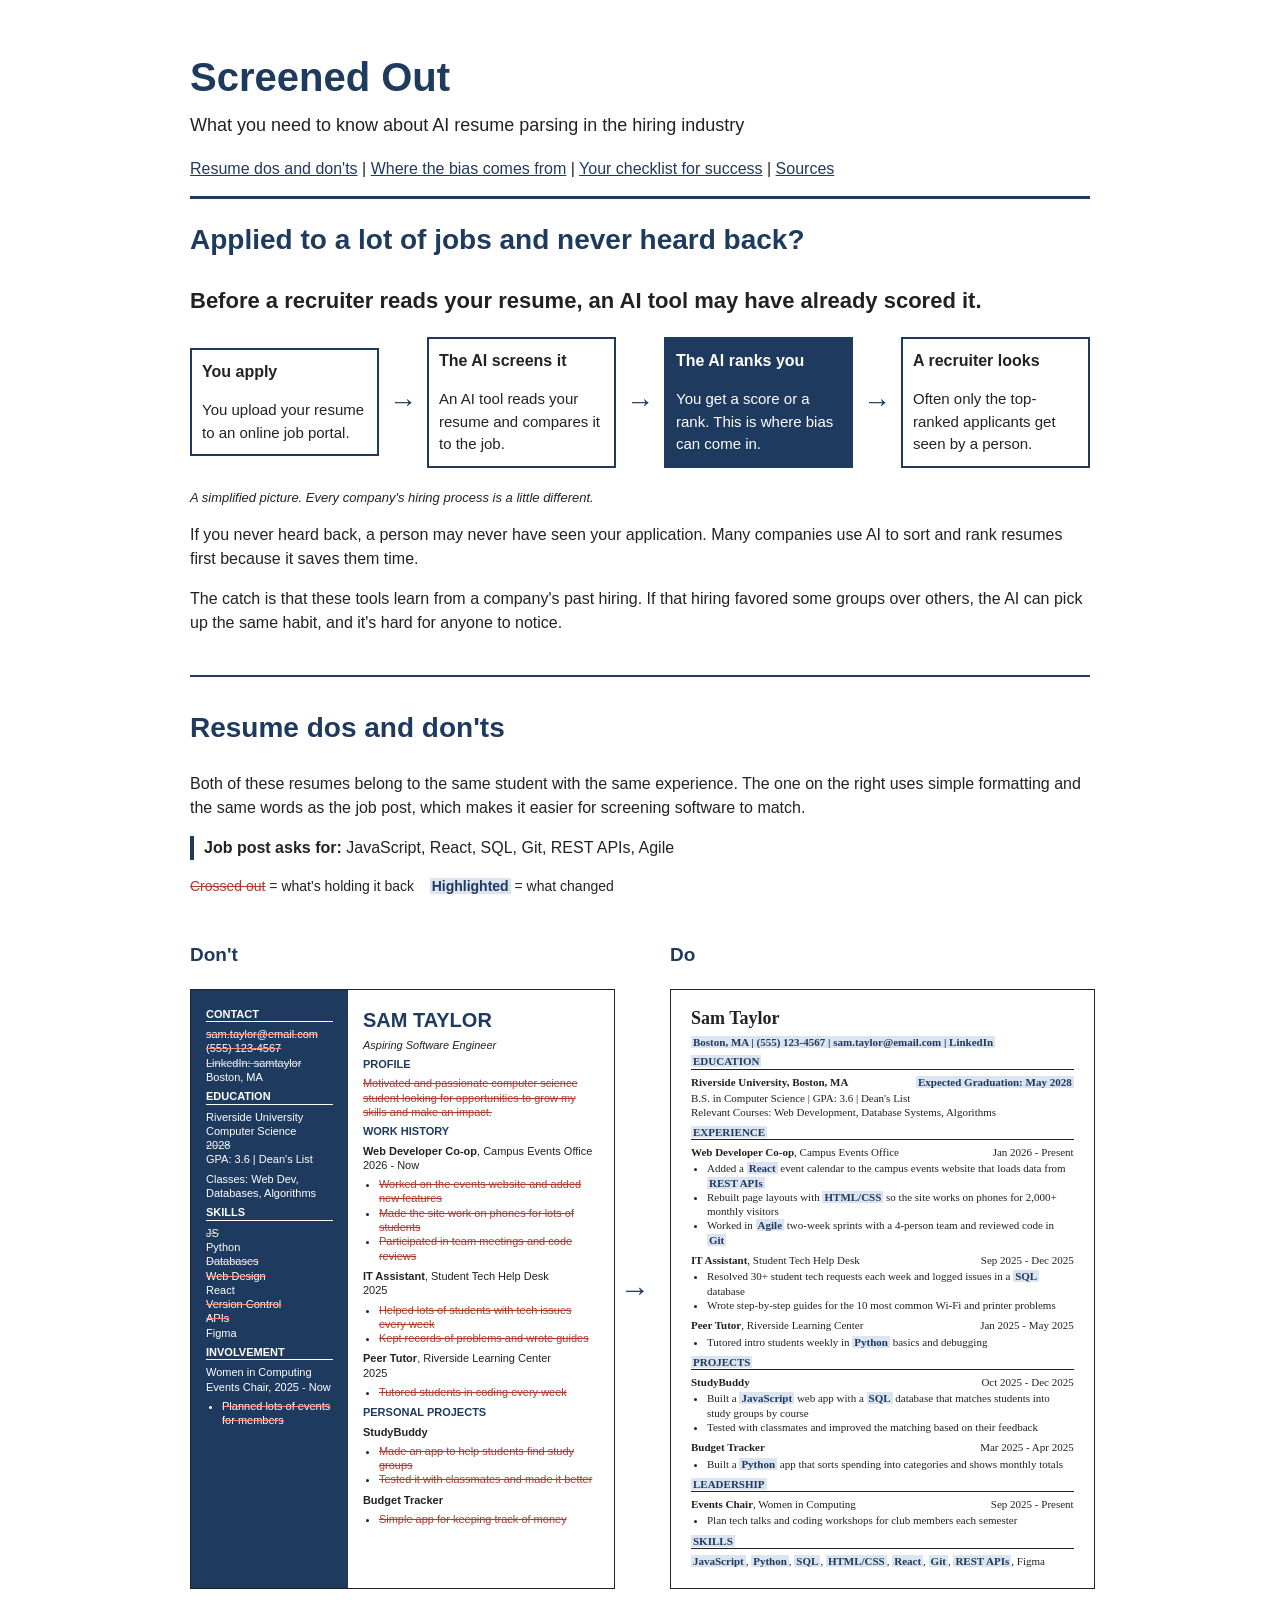
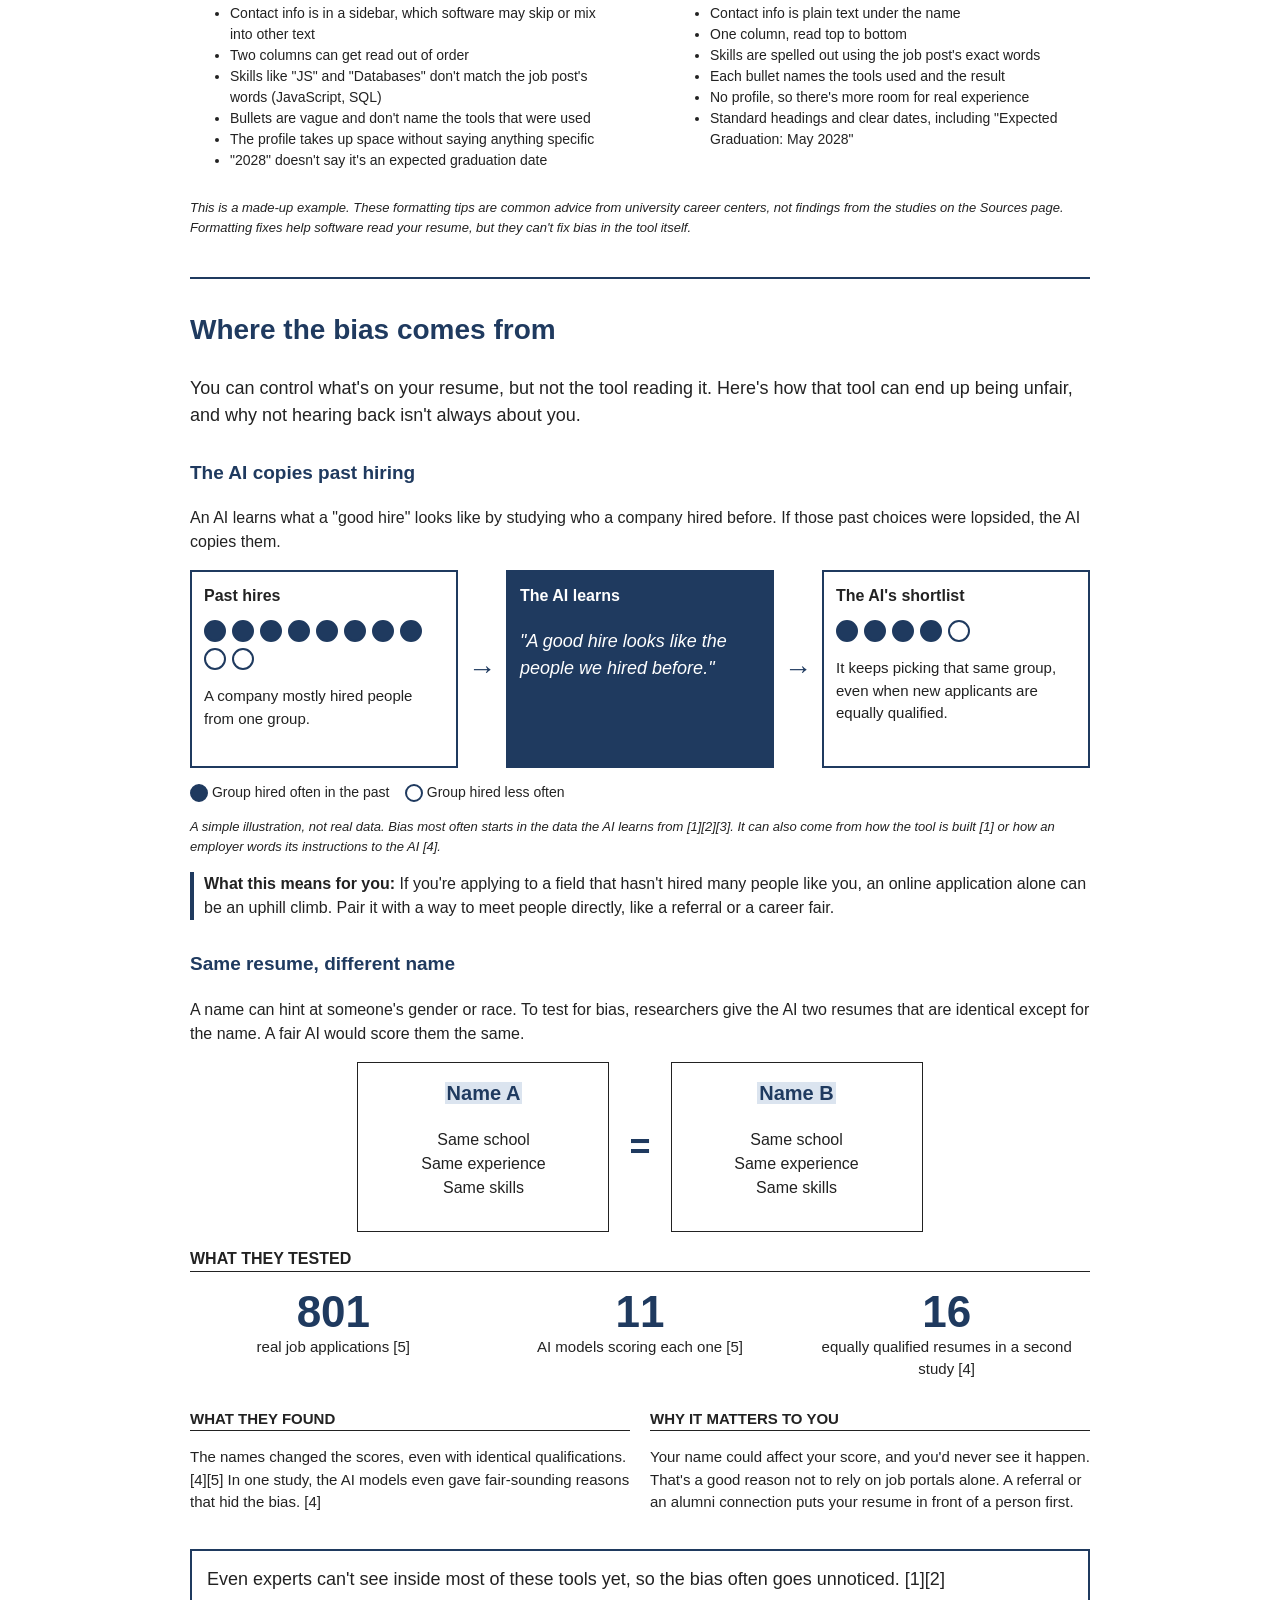
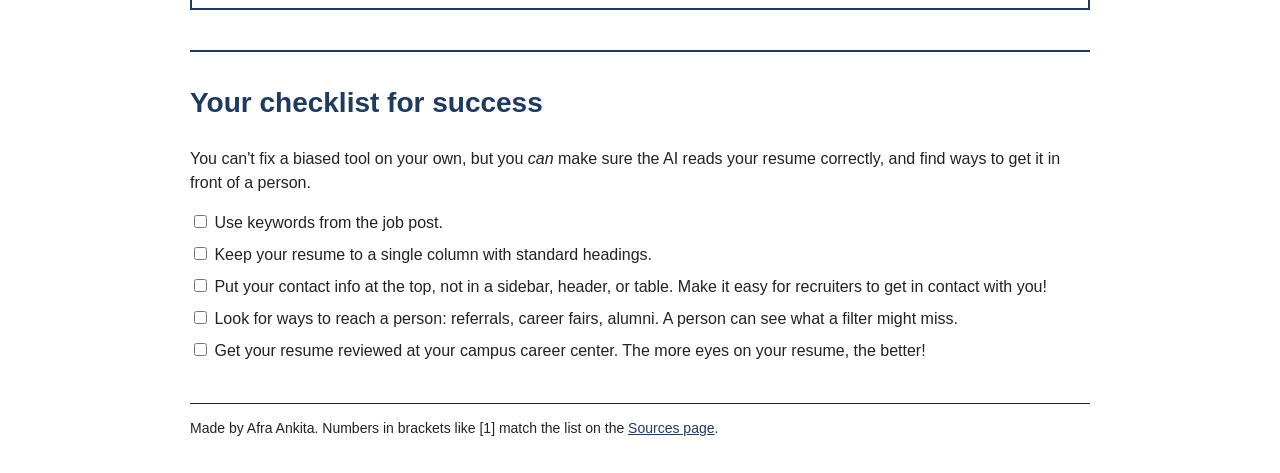
<file: index.html>
<!DOCTYPE html>
<html lang="en">
<head>
  <meta charset="UTF-8">
  <meta name="viewport" content="width=device-width, initial-scale=1.0">
  <title>Screened Out</title>
  <link rel="stylesheet" href="styles.css">
</head>
<body>

  <header>
    <h1>Screened Out</h1>
    <p class="subtitle">What you need to know about AI resume parsing in the hiring industry</p>
    <nav>
      <a href="#resumes">Resume dos and don'ts</a> |
      <a href="#bias">Where the bias comes from</a> |
      <a href="#checklist">Your checklist for success</a> |
      <a href="sources.html">Sources</a>
    </nav>
  </header>

  <main>

    <section id="how">
      <h2>Applied to a lot of jobs and never heard back?</h2>
      <p class="hook">Before a recruiter reads your resume, an AI tool may have already scored it.</p>

      <div class="flow">
        <div class="step">
          <strong>You apply</strong>
          <p>You upload your resume to an online job portal.</p>
        </div>
        <div class="arrow">&rarr;</div>
        <div class="step">
          <strong>The AI screens it</strong>
          <p>An AI tool reads your resume and compares it to the job.</p>
        </div>
        <div class="arrow">&rarr;</div>
        <div class="step highlight">
          <strong>The AI ranks you</strong>
          <p>You get a score or a rank. This is where bias can come in.</p>
        </div>
        <div class="arrow">&rarr;</div>
        <div class="step">
          <strong>A recruiter looks</strong>
          <p>Often only the top-ranked applicants get seen by a person.</p>
        </div>
      </div>
      <p class="small">A simplified picture. Every company's hiring process is a little different.</p>

      <p>If you never heard back, a person may never have seen your application. Many companies use AI to sort and rank resumes first because it saves them time.</p>
      <p>The catch is that these tools learn from a company's past hiring. If that hiring favored some groups over others, the AI can pick up the same habit, and it's hard for anyone to notice.</p>
    </section>

    <section id="resumes">
      <h2>Resume dos and don'ts</h2>
      <p>Both of these resumes belong to the same student with the same experience. The one on the right uses simple formatting and the same words as the job post, which makes it easier for screening software to match.</p>

      <p class="job"><strong>Job post asks for:</strong> JavaScript, React, SQL, Git, REST APIs, Agile</p>
      <p class="key"><del>Crossed out</del> = what's holding it back &nbsp;&nbsp; <mark>Highlighted</mark> = what changed</p>

      <div class="pair">
      <div class="col">
        <h3>Don't</h3>
        <div class="resume dont">
          <div class="sidebar">
            <p class="sb-head">Contact</p>
            <p><del>sam.taylor@email.com</del><br><del>(555) 123-4567</del><br><del>LinkedIn: samtaylor</del><br>Boston, MA</p>
            <p class="sb-head">Education</p>
            <p>Riverside University<br>Computer Science<br><del>2028</del><br>GPA: 3.6 | Dean's List</p>
            <p>Classes: Web Dev, Databases, Algorithms</p>
            <p class="sb-head">Skills</p>
            <p><del>JS</del><br>Python<br><del>Databases</del><br><del>Web Design</del><br>React<br><del>Version Control</del><br><del>APIs</del><br>Figma</p>
            <p class="sb-head">Involvement</p>
            <p>Women in Computing<br>Events Chair, 2025 - Now</p>
            <ul>
              <li><del>Planned lots of events for members</del></li>
            </ul>
          </div>
          <div class="main-col">
            <p class="dont-name">SAM TAYLOR</p>
            <p class="dont-title">Aspiring Software Engineer</p>
            <p class="dont-head">Profile</p>
            <p><del>Motivated and passionate computer science student looking for opportunities to grow my skills and make an impact.</del></p>
            <p class="dont-head">Work History</p>
            <p><b>Web Developer Co-op</b>, Campus Events Office<br>2026 - Now</p>
            <ul>
              <li><del>Worked on the events website and added new features</del></li>
              <li><del>Made the site work on phones for lots of students</del></li>
              <li><del>Participated in team meetings and code reviews</del></li>
            </ul>
            <p><b>IT Assistant</b>, Student Tech Help Desk<br>2025</p>
            <ul>
              <li><del>Helped lots of students with tech issues every week</del></li>
              <li><del>Kept records of problems and wrote guides</del></li>
            </ul>
            <p><b>Peer Tutor</b>, Riverside Learning Center<br>2025</p>
            <ul>
              <li><del>Tutored students in coding every week</del></li>
            </ul>
            <p class="dont-head">Personal Projects</p>
            <p><b>StudyBuddy</b></p>
            <ul>
              <li><del>Made an app to help students find study groups</del></li>
              <li><del>Tested it with classmates and made it better</del></li>
            </ul>
            <p><b>Budget Tracker</b></p>
            <ul>
              <li><del>Simple app for keeping track of money</del></li>
            </ul>
          </div>
        </div>
        <ul class="notes">
          <li>Contact info is in a sidebar, which software may skip or mix into other text</li>
          <li>Two columns can get read out of order</li>
          <li>Skills like "JS" and "Databases" don't match the job post's words (JavaScript, SQL)</li>
          <li>Bullets are vague and don't name the tools that were used</li>
          <li>The profile takes up space without saying anything specific</li>
          <li>"2028" doesn't say it's an expected graduation date</li>
        </ul>
      </div>

      <div class="pair-arrow">&rarr;</div>

      <div class="col">
        <h3>Do</h3>
        <div class="resume do">
          <p class="do-name">Sam Taylor</p>
          <p><mark>Boston, MA | (555) 123-4567 | sam.taylor@email.com | LinkedIn</mark></p>

          <p class="r-head"><mark>Education</mark></p>
          <div class="r-row"><b>Riverside University, Boston, MA</b><span><mark>Expected Graduation: May 2028</mark></span></div>
          <p>B.S. in Computer Science | GPA: 3.6 | Dean's List<br>Relevant Courses: Web Development, Database Systems, Algorithms</p>

          <p class="r-head"><mark>Experience</mark></p>
          <div class="r-row"><span><b>Web Developer Co-op</b>, Campus Events Office</span><span>Jan 2026 - Present</span></div>
          <ul>
            <li>Added a <mark>React</mark> event calendar to the campus events website that loads data from <mark>REST APIs</mark></li>
            <li>Rebuilt page layouts with <mark>HTML/CSS</mark> so the site works on phones for 2,000+ monthly visitors</li>
            <li>Worked in <mark>Agile</mark> two-week sprints with a 4-person team and reviewed code in <mark>Git</mark></li>
          </ul>
          <div class="r-row"><span><b>IT Assistant</b>, Student Tech Help Desk</span><span>Sep 2025 - Dec 2025</span></div>
          <ul>
            <li>Resolved 30+ student tech requests each week and logged issues in a <mark>SQL</mark> database</li>
            <li>Wrote step-by-step guides for the 10 most common Wi-Fi and printer problems</li>
          </ul>
          <div class="r-row"><span><b>Peer Tutor</b>, Riverside Learning Center</span><span>Jan 2025 - May 2025</span></div>
          <ul>
            <li>Tutored intro students weekly in <mark>Python</mark> basics and debugging</li>
          </ul>

          <p class="r-head"><mark>Projects</mark></p>
          <div class="r-row"><b>StudyBuddy</b><span>Oct 2025 - Dec 2025</span></div>
          <ul>
            <li>Built a <mark>JavaScript</mark> web app with a <mark>SQL</mark> database that matches students into study groups by course</li>
            <li>Tested with classmates and improved the matching based on their feedback</li>
          </ul>
          <div class="r-row"><b>Budget Tracker</b><span>Mar 2025 - Apr 2025</span></div>
          <ul>
            <li>Built a <mark>Python</mark> app that sorts spending into categories and shows monthly totals</li>
          </ul>

          <p class="r-head"><mark>Leadership</mark></p>
          <div class="r-row"><span><b>Events Chair</b>, Women in Computing</span><span>Sep 2025 - Present</span></div>
          <ul>
            <li>Plan tech talks and coding workshops for club members each semester</li>
          </ul>

          <p class="r-head"><mark>Skills</mark></p>
          <p><mark>JavaScript</mark>, <mark>Python</mark>, <mark>SQL</mark>, <mark>HTML/CSS</mark>, <mark>React</mark>, <mark>Git</mark>, <mark>REST APIs</mark>, Figma</p>
        </div>
        <ul class="notes">
          <li>Contact info is plain text under the name</li>
          <li>One column, read top to bottom</li>
          <li>Skills are spelled out using the job post's exact words</li>
          <li>Each bullet names the tools used and the result</li>
          <li>No profile, so there's more room for real experience</li>
          <li>Standard headings and clear dates, including "Expected Graduation: May 2028"</li>
        </ul>
      </div>
      </div>

      <p class="small">This is a made-up example. These formatting tips are common advice from university career centers, not findings from the studies on the Sources page. Formatting fixes help software read your resume, but they can't fix bias in the tool itself.</p>
    </section>

    <section id="bias">
      <h2>Where the bias comes from</h2>
      <p class="bridge">You can control what's on your resume, but not the tool reading it. Here's how that tool can end up being unfair, and why not hearing back isn't always about you.</p>

      <h3>The AI copies past hiring</h3>
      <p>An AI learns what a "good hire" looks like by studying who a company hired before. If those past choices were lopsided, the AI copies them.</p>
      <div class="learn" id="learn">
        <div class="learn-step">
          <strong>Past hires</strong>
          <div class="dots">
            <i class="f"></i><i class="f"></i><i class="f"></i><i class="f"></i><i class="f"></i>
            <i class="f"></i><i class="f"></i><i class="f"></i><i class="o"></i><i class="o"></i>
          </div>
          <p>A company mostly hired people from one group.</p>
        </div>
        <div class="arrow">&rarr;</div>
        <div class="learn-step highlight">
          <strong>The AI learns</strong>
          <p class="learn-quote">"A good hire looks like the people we hired before."</p>
        </div>
        <div class="arrow">&rarr;</div>
        <div class="learn-step">
          <strong>The AI's shortlist</strong>
          <div class="dots">
            <i class="f"></i><i class="f"></i><i class="f"></i><i class="f"></i><i class="o"></i>
          </div>
          <p>It keeps picking that same group, even when new applicants are equally qualified.</p>
        </div>
      </div>
      <p class="legend"><i class="f"></i> Group hired often in the past &nbsp;&nbsp; <i class="o"></i> Group hired less often</p>
      <p class="small">A simple illustration, not real data. Bias most often starts in the data the AI learns from [1][2][3]. It can also come from how the tool is built [1] or how an employer words its instructions to the AI [4].</p>
      <p class="takeaway"><b>What this means for you:</b> If you're applying to a field that hasn't hired many people like you, an online application alone can be an uphill climb. Pair it with a way to meet people directly, like a referral or a career fair.</p>

      <h3>Same resume, different name</h3>
      <p>A name can hint at someone's gender or race. To test for bias, researchers give the AI two resumes that are identical except for the name. A fair AI would score them the same.</p>
      <div class="swap">
        <div class="swap-card">
          <p class="swap-name"><mark>Name A</mark></p>
          <p>Same school<br>Same experience<br>Same skills</p>
        </div>
        <div class="swap-equals">=</div>
        <div class="swap-card">
          <p class="swap-name"><mark>Name B</mark></p>
          <p>Same school<br>Same experience<br>Same skills</p>
        </div>
      </div>
      <p class="r-head">What they tested</p>
      <div class="stats">
        <div class="stat">
          <p class="stat-num">801</p>
          <p>real job applications [5]</p>
        </div>
        <div class="stat">
          <p class="stat-num">11</p>
          <p>AI models scoring each one [5]</p>
        </div>
        <div class="stat">
          <p class="stat-num">16</p>
          <p>equally qualified resumes in a second study [4]</p>
        </div>
      </div>

      <div class="study-notes">
        <div>
          <p class="r-head">What they found</p>
          <p>The names changed the scores, even with identical qualifications. [4][5] In one study, the AI models even gave fair-sounding reasons that hid the bias. [4]</p>
        </div>
        <div>
          <p class="r-head">Why it matters to you</p>
          <p>Your name could affect your score, and you'd never see it happen. That's a good reason not to rely on job portals alone. A referral or an alumni connection puts your resume in front of a person first.</p>
        </div>
      </div>

      <p class="box">Even experts can't see inside most of these tools yet, so the bias often goes unnoticed. [1][2]</p>
    </section>

    <section id="checklist">
      <h2>Your checklist for success</h2>
      <p>You can't fix a biased tool on your own, but you <i>can</i> make sure the AI reads your resume correctly, and find ways to get it in front of a person.</p>
      <ul class="checks">
        <li><label><input type="checkbox"> Use keywords from the job post.</label></li>
        <li><label><input type="checkbox"> Keep your resume to a single column with standard headings.</label></li>
        <li><label><input type="checkbox"> Put your contact info at the top, not in a sidebar, header, or table. Make it easy for recruiters to get in contact with you!</label></li>
        <li><label><input type="checkbox"> Look for ways to reach a person: referrals, career fairs, alumni. A person can see what a filter might miss.</label></li>
        <li><label><input type="checkbox"> Get your resume reviewed at your campus career center. The more eyes on your resume, the better!</label></li>
      </ul>
    </section>

  </main>

  <footer>
    <p>Made by Afra Ankita. Numbers in brackets like [1] match the list on the <a href="sources.html">Sources page</a>.</p>
  </footer>

  <script>
    // fade in the steps when they scroll into view
    var chart = document.getElementById("learn");
    var watcher = new IntersectionObserver(function (entries) {
      if (entries[0].isIntersecting) {
        chart.classList.add("show");
        watcher.disconnect();
      }
    }, { threshold: 0.4 });
    watcher.observe(chart);
  </script>

</body>
</html>
</file>
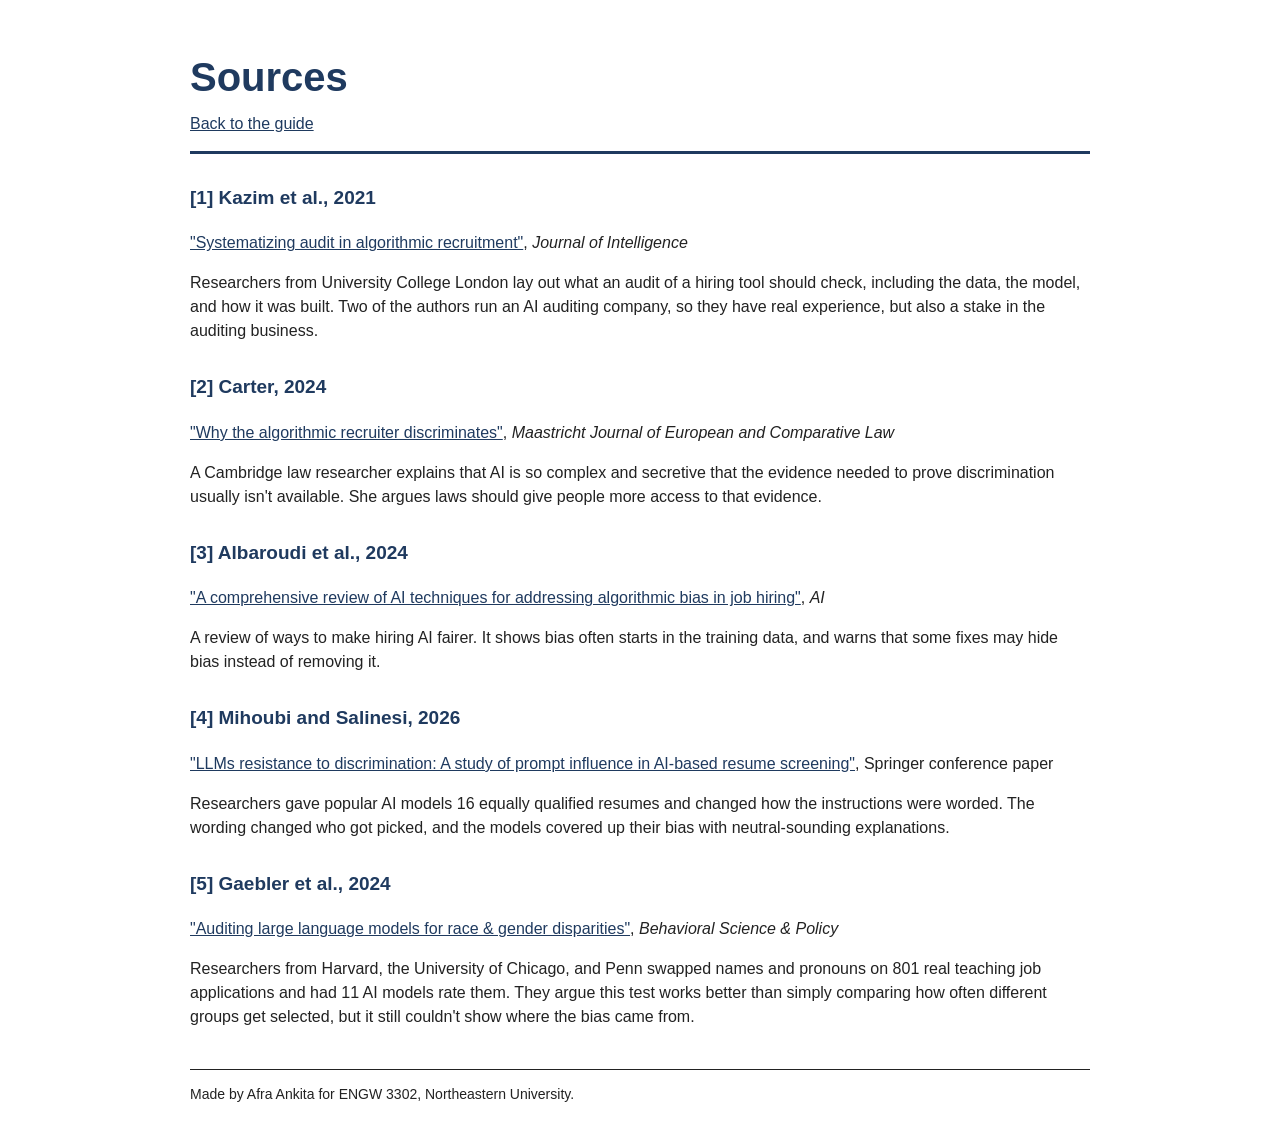
<file: sources.html>
<!DOCTYPE html>
<html lang="en">
<head>
  <meta charset="UTF-8">
  <meta name="viewport" content="width=device-width, initial-scale=1.0">
  <title>Screened Out - Sources</title>
  <link rel="stylesheet" href="styles.css">
</head>
<body>

  <header>
    <h1>Sources</h1>
    <nav><a href="index.html">Back to the guide</a></nav>
  </header>

  <main>
    <h3>[1] Kazim et al., 2021</h3>
    <p><a href="https://doi.org/10.3390/jintelligence9030046">"Systematizing audit in algorithmic recruitment"</a>, <i>Journal of Intelligence</i></p>
    <p>Researchers from University College London lay out what an audit of a hiring tool should check, including the data, the model, and how it was built. Two of the authors run an AI auditing company, so they have real experience, but also a stake in the auditing business.</p>

    <h3>[2] Carter, 2024</h3>
    <p><a href="https://doi.org/10.1177/1023263X241248474">"Why the algorithmic recruiter discriminates"</a>, <i>Maastricht Journal of European and Comparative Law</i></p>
    <p>A Cambridge law researcher explains that AI is so complex and secretive that the evidence needed to prove discrimination usually isn't available. She argues laws should give people more access to that evidence.</p>

    <h3>[3] Albaroudi et al., 2024</h3>
    <p><a href="https://doi.org/10.3390/ai5010019">"A comprehensive review of AI techniques for addressing algorithmic bias in job hiring"</a>, <i>AI</i></p>
    <p>A review of ways to make hiring AI fairer. It shows bias often starts in the training data, and warns that some fixes may hide bias instead of removing it.</p>

    <h3>[4] Mihoubi and Salinesi, 2026</h3>
    <p><a href="https://doi.org/10.1007/978-3-032-16764-4_13">"LLMs resistance to discrimination: A study of prompt influence in AI-based resume screening"</a>, Springer conference paper</p>
    <p>Researchers gave popular AI models 16 equally qualified resumes and changed how the instructions were worded. The wording changed who got picked, and the models covered up their bias with neutral-sounding explanations.</p>

    <h3>[5] Gaebler et al., 2024</h3>
    <p><a href="https://doi.org/10.1177/23794607251320229">"Auditing large language models for race &amp; gender disparities"</a>, <i>Behavioral Science &amp; Policy</i></p>
    <p>Researchers from Harvard, the University of Chicago, and Penn swapped names and pronouns on 801 real teaching job applications and had 11 AI models rate them. They argue this test works better than simply comparing how often different groups get selected, but it still couldn't show where the bias came from.</p>
  </main>

  <footer>
    <p>Made by Afra Ankita for ENGW 3302, Northeastern University.</p>
  </footer>

</body>
</html>
</file>
<file: styles.css>
/* Colors: white, dark gray, navy */

body {
  font-family: Arial, Helvetica, sans-serif;
  color: #222222;
  background-color: #ffffff;
  max-width: 900px;
  margin: 0 auto;
  padding: 20px;
  line-height: 1.5;
}

a {
  color: #1f3a5f;
}

header {
  border-bottom: 3px solid #1f3a5f;
  padding-bottom: 15px;
  margin-bottom: 20px;
}

h1 {
  color: #1f3a5f;
  font-size: 40px;
  margin-bottom: 5px;
}

.subtitle {
  font-size: 18px;
  margin-top: 0;
}

h2 {
  color: #1f3a5f;
  font-size: 28px;
  margin-top: 0;
}

h3 {
  color: #1f3a5f;
  font-size: 19px;
  margin-top: 30px;
}

section {
  margin-bottom: 40px;
}

/* navy line between the main sections */
section + section {
  border-top: 2px solid #1f3a5f;
  padding-top: 30px;
}

.bridge {
  font-size: 18px;
}

.takeaway {
  border-left: 4px solid #1f3a5f;
  padding-left: 10px;
}

.hook {
  font-size: 22px;
  font-weight: bold;
  margin-bottom: 20px;
}

/* flow diagram */
.flow {
  display: flex;
  align-items: center;
  gap: 10px;
  margin-bottom: 20px;
}

.step {
  border: 2px solid #1f3a5f;
  padding: 10px;
  flex: 1;
}

.step p {
  margin-bottom: 0;
  font-size: 15px;
}

.step.highlight {
  background-color: #1f3a5f;
  color: #ffffff;
}

.arrow {
  font-size: 28px;
  color: #1f3a5f;
}

/* resumes: two A4 pages side by side */
.pair {
  display: grid;
  grid-template-columns: minmax(0, 1fr) 40px minmax(0, 1fr);
  column-gap: 10px;
}

/* lets the headings, resumes, and notes line up in rows,
   so both resumes always end up the same size */
.col {
  display: contents;
}

.col:first-child > * {
  grid-column: 1;
}

.col:last-child > * {
  grid-column: 3;
}

.col > h3 {
  grid-row: 1;
}

.col > .resume {
  grid-row: 2;
  align-self: stretch;
}

.col > .notes {
  grid-row: 3;
}

.resume {
  aspect-ratio: 210 / 297;
  box-sizing: border-box;
  border: 1px solid #222222;
  font-size: 11px;
  line-height: 1.3;
  font-family: "Times New Roman", Times, serif;
}

.resume p {
  margin: 2px 0 5px 0;
}

.pair-arrow {
  grid-column: 2;
  grid-row: 2;
  font-size: 30px;
  color: #1f3a5f;
  align-self: center;
}

/* the "don't" resume: a two-column template with a sidebar */
.resume.dont {
  display: flex;
  font-family: Arial, Helvetica, sans-serif;
}

.sidebar {
  background-color: #1f3a5f;
  color: #ffffff;
  width: 35%;
  padding: 15px;
}

.sidebar del {
  color: #ffffff;
  text-decoration-color: #ff8a7a;
}

.sb-head {
  font-weight: bold;
  text-transform: uppercase;
  border-bottom: 1px solid #ffffff;
  margin-top: 12px;
}

.main-col {
  width: 65%;
  padding: 15px;
}

.dont-name {
  font-size: 20px;
  font-weight: bold;
  color: #1f3a5f;
  margin: 0;
}

.dont-title {
  font-style: italic;
  margin-top: 0;
}

.dont-head {
  font-weight: bold;
  color: #1f3a5f;
  text-transform: uppercase;
  margin-top: 15px;
}

/* the "do" resume: a standard one-column template */
.resume.do {
  padding: 15px 20px;
}

.do-name {
  font-size: 18px;
  font-weight: bold;
  margin-bottom: 0;
}

.resume ul {
  margin: 2px 0 6px 0;
  padding-left: 16px;
}

.job {
  border-left: 4px solid #1f3a5f;
  padding-left: 10px;
}

.key {
  font-size: 14px;
}

.r-head {
  font-weight: bold;
  text-transform: uppercase;
  border-bottom: 1px solid #222222;
  margin-top: 7px;
}

del {
  color: #b03a2e;
  text-decoration-color: #b03a2e;
}

mark {
  background-color: #dbe4ef;
  color: #1f3a5f;
  font-weight: bold;
  padding: 0 2px;
}

/* "biased past in, biased picks out" visual */
.learn {
  display: flex;
  align-items: center;
  gap: 10px;
  margin: 15px 0 10px 0;
}

.learn-step {
  flex: 1;
  border: 2px solid #1f3a5f;
  padding: 12px;
  min-height: 170px;
  opacity: 0;
  transition: opacity 0.6s ease-out;
}

.learn-step p {
  font-size: 15px;
  margin-bottom: 0;
}

.learn-step.highlight {
  background-color: #1f3a5f;
  color: #ffffff;
}

.learn-step .learn-quote {
  font-size: 18px;
  font-style: italic;
  margin-top: 20px;
}

.dots {
  display: flex;
  flex-wrap: wrap;
  gap: 6px;
  margin: 12px 0;
}

.dots i, .legend i {
  display: inline-block;
  width: 18px;
  height: 18px;
  border-radius: 50%;
  border: 2px solid #1f3a5f;
}

.dots i.f, .legend i.f {
  background-color: #1f3a5f;
}

.legend {
  font-size: 14px;
}

.legend i {
  vertical-align: middle;
  width: 14px;
  height: 14px;
}

.learn.show .learn-step {
  opacity: 1;
}
.learn.show .learn-step:nth-child(3) { transition-delay: 0.4s; }
.learn.show .learn-step:nth-child(5) { transition-delay: 0.8s; }

.r-row {
  display: flex;
  justify-content: space-between;
  gap: 8px;
}

.notes {
  font-size: 14px;
}

.small {
  font-size: 13px;
  font-style: italic;
}

/* name swap */
.swap {
  display: flex;
  align-items: center;
  justify-content: center;
  gap: 20px;
  margin: 15px 0;
}

.swap-card {
  border: 1px solid #222222;
  padding: 15px 25px;
  text-align: center;
  width: 200px;
}

.swap-name {
  font-size: 20px;
  margin-top: 0;
}

.stats {
  display: flex;
  gap: 20px;
  margin-bottom: 10px;
}

.stat {
  flex: 1;
  text-align: center;
}

.stat p {
  margin: 0;
  font-size: 15px;
}

.stat .stat-num {
  font-size: 44px;
  font-weight: bold;
  color: #1f3a5f;
  line-height: 1.1;
}

.study-notes {
  display: flex;
  gap: 20px;
  margin: 20px 0;
}

.study-notes div {
  flex: 1;
  font-size: 15px;
}

.swap-equals {
  font-size: 36px;
  font-weight: bold;
  color: #1f3a5f;
}

.box {
  border: 2px solid #1f3a5f;
  padding: 15px;
  font-size: 18px;
}

/* checklist */
.checks {
  list-style: none;
  padding-left: 0;
}

.checks li {
  margin-bottom: 8px;
}

footer {
  border-top: 1px solid #222222;
  margin-top: 40px;
  font-size: 14px;
}

/* phones */
@media (max-width: 700px) {
  .flow, .compare, .swap, .study-notes, .stats {
    flex-direction: column;
  }
  .pair {
    display: block;
  }
  .pair-arrow {
    text-align: center;
    transform: rotate(90deg);
  }
  .arrow {
    transform: rotate(90deg);
  }
  .learn {
    flex-direction: column;
  }
  .learn-step {
    width: 100%;
    min-height: 0;
  }
}

@media (prefers-reduced-motion: reduce) {
  .learn-step {
    opacity: 1;
    transition: none;
  }
}
</file>
